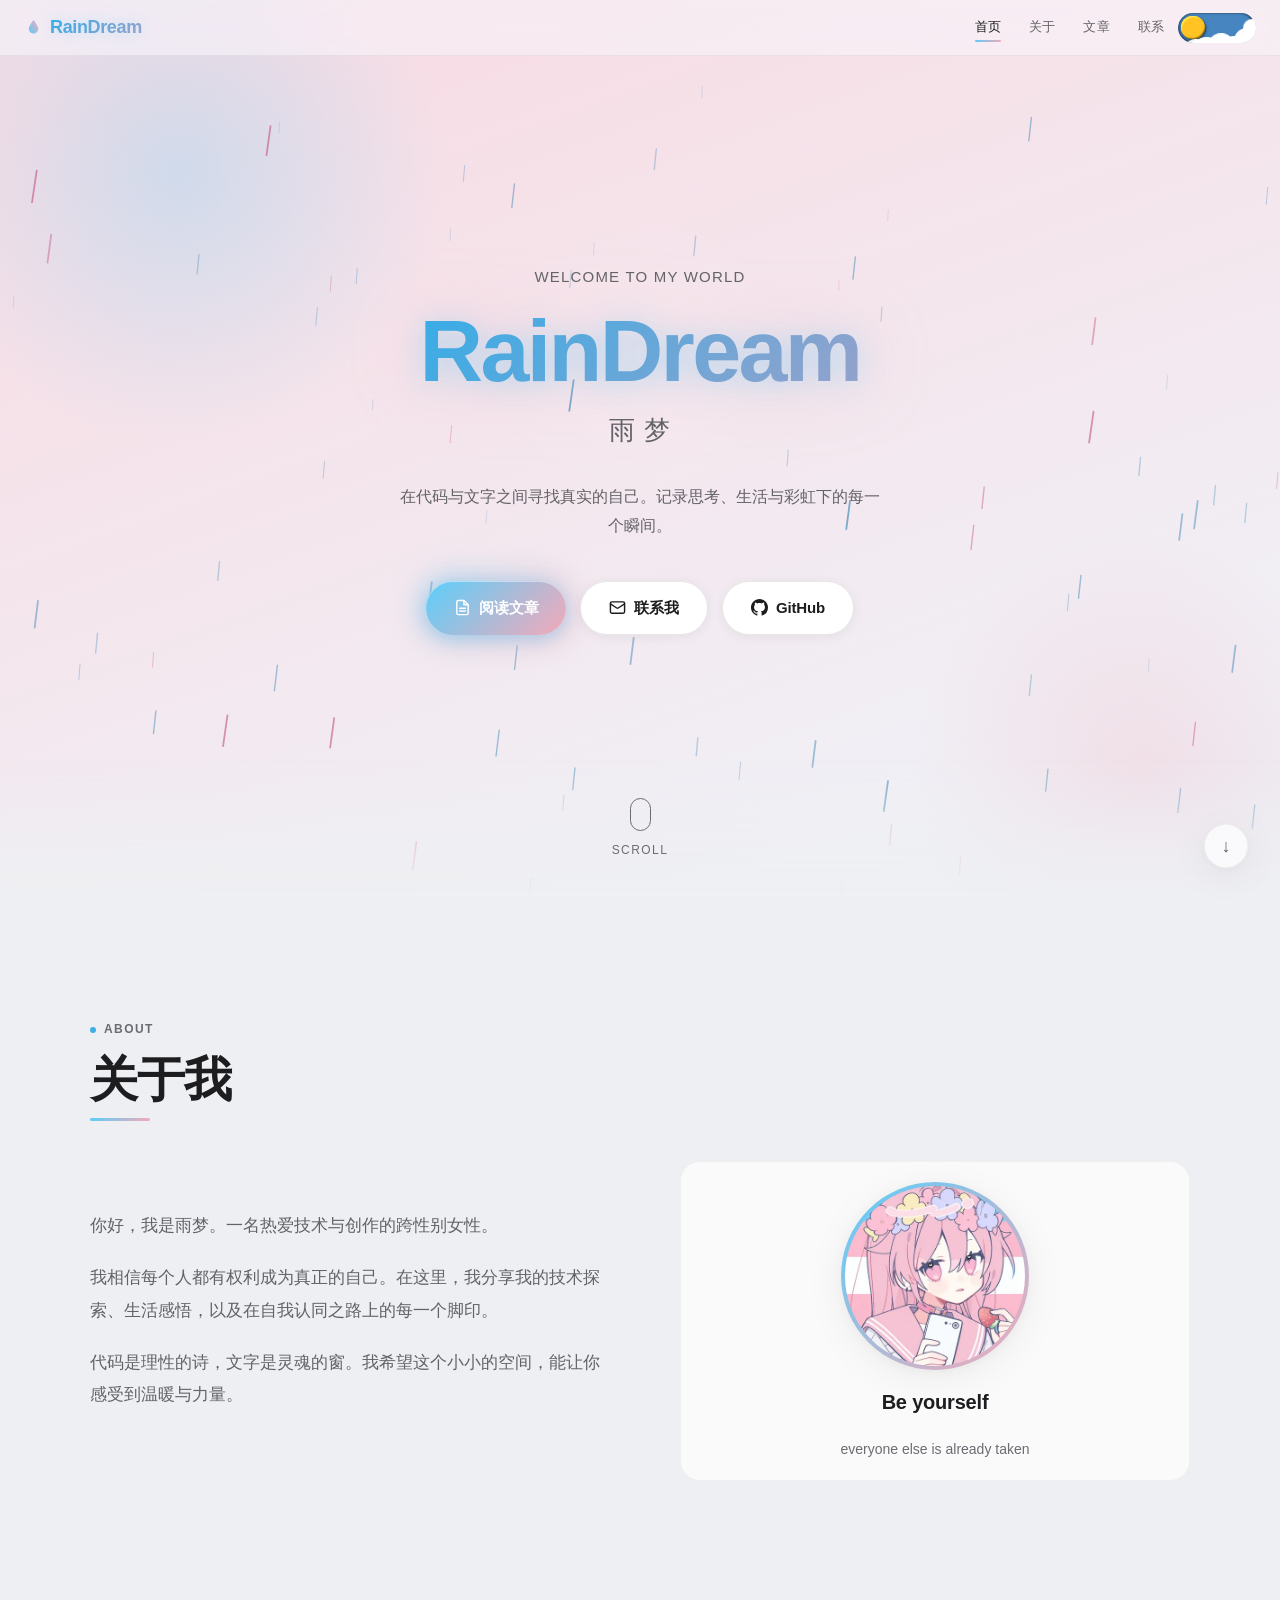
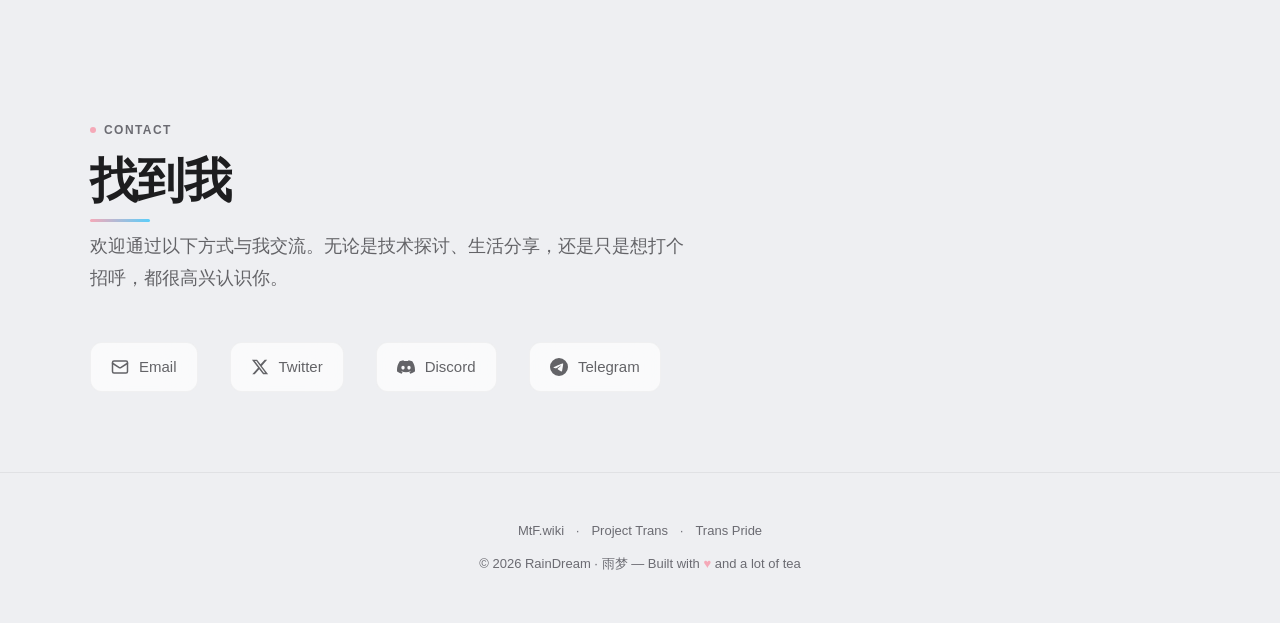
<file: index.html>
<!DOCTYPE html>
<html lang="zh-CN" data-theme="light">
<head>
<meta charset="UTF-8">
<meta name="viewport" content="width=device-width, initial-scale=1.0">
<title>RainDream · 雨梦</title>
<link rel="icon" href="data:image/svg+xml,%3Csvg%20xmlns%3D%22http%3A%2F%2Fwww.w3.org%2F2000%2Fsvg%22%20viewBox%3D%220%200%2064%2064%22%3E%0A%20%20%3Ccircle%20cx%3D%2232%22%20cy%3D%2232%22%20r%3D%2230%22%20fill%3D%22%23fff%22%20stroke%3D%22%23F5A9B8%22%20stroke-width%3D%223%22%2F%3E%0A%20%20%3Cpath%20d%3D%22M32%2012%20C32%2012%2C%2018%2014%2C%2014%2022%20C10%2030%2C%2022%2032%2C%2028%2028%20C22%2032%2C%2012%2038%2C%2018%2046%20C24%2054%2C%2036%2046%2C%2038%2040%20C34%2046%2C%2034%2056%2C%2044%2054%20C54%2052%2C%2050%2040%2C%2044%2036%20C50%2040%2C%2058%2036%2C%2054%2026%20C50%2016%2C%2040%2018%2C%2036%2024%22%20fill%3D%22none%22%20stroke%3D%22%23F5A9B8%22%20stroke-width%3D%223%22%20stroke-linecap%3D%22round%22%2F%3E%0A%3C%2Fsvg%3E">
<meta name="description" content="RainDream 雨梦的个人网站 — 记录思考、代码与生活的交集">
<meta name="color-scheme" content="light dark">
  <meta name="theme-color" content="#eeeff2">
<link rel="canonical" href="https://raindream.top/">
<meta property="og:type" content="website">
<meta property="og:site_name" content="RainDream">
<meta property="og:title" content="RainDream · 雨梦">
<meta property="og:description" content="记录思考、代码与生活的交集">
<meta property="og:url" content="https://raindream.top/">
<meta property="og:image" content="https://raindream.top/avatar.jpg">
<meta name="twitter:card" content="summary">
<meta name="twitter:title" content="RainDream · 雨梦">
<meta name="twitter:description" content="记录思考、代码与生活的交集">
<meta name="twitter:image" content="https://raindream.top/avatar.jpg">
<script>
(function(){
document.documentElement.classList.add('js');
if('scrollRestoration' in history)history.scrollRestoration='manual';
var d=document.documentElement,t=null;
try{t=localStorage.getItem('theme');}catch(e){}
if(t==='dark')d.setAttribute('data-theme','dark');
else if(t==='light')d.setAttribute('data-theme','light');
else if(window.matchMedia&&window.matchMedia('(prefers-color-scheme: dark)').matches)d.setAttribute('data-theme','dark');
/* 把「浏览器 UI / 首屏底色」也跟着主题走：
   color-scheme 决定 iOS 网址栏与未上色底色的深浅（只设 theme-color 不够），
   加载中时 theme-color 用预加载层的底色，避免那一小块和页面颜色对不上。
   color 参数用于切换过场：过场期间会沿旧色→新色传进来，做成平滑过渡。 */
window.__setThemeColor=function(color){
  var m=document.querySelector('meta[name="theme-color"]');
  var dark=d.getAttribute('data-theme')==='dark';
  d.style.colorScheme=dark?'dark':'light';
  var c=color||(dark?'#0a0a14':'#eeeff2');
  /* ★ 液态玻璃网址栏取的是「它背后的页面颜色」，而且首屏还没上色时也要有底色，
     所以把同一个颜色同时设成 html 的背景（内联，不等 CSS 加载）。 */
  d.style.backgroundColor=c;
  if(m)m.setAttribute('content',c);
};
window.__setThemeColor();
if(!location.hash)window.addEventListener('load',function(){window.scrollTo({top:0,left:0,behavior:'instant'});});
})();
</script>
<link rel="stylesheet" href="styles.css">
<style>
/* ===== Hero ===== */
.hero{min-height:100vh;min-height:100svh;display:flex;align-items:center;justify-content:center;position:relative;overflow:hidden;padding:0 24px}
.hero-bg{position:absolute;top:-100%;left:-100%;width:300%;height:300%;background:var(--gradient-hero-light);z-index:0;transform:translate(33.3333%,0%);animation:heroFlow 8s ease infinite}
.hero-bg::before{content:'';position:absolute;top:0;left:0;right:0;bottom:0;background:var(--gradient-hero-dark);opacity:0;transition:opacity .5s cubic-bezier(.4,0,.2,1)}
[data-theme="dark"] .hero-bg::before{opacity:1}
.hero-blob{position:absolute;opacity:.7;transition:opacity .8s ease}
.hero-blob--blue{width:560px;height:560px;background:radial-gradient(circle,rgba(91,206,250,.36),transparent 68%);top:-12%;left:-8%;animation:floatBlue 7s ease-in-out infinite}
.hero-blob--pink{width:480px;height:480px;background:radial-gradient(circle,rgba(245,169,184,.34),transparent 68%);bottom:-12%;right:-8%;animation:floatPink 6s ease-in-out infinite}
.hero-blob--white{width:320px;height:320px;background:radial-gradient(circle,rgba(255,255,255,.22),transparent 70%);top:40%;left:50%;transform:translate(-50%,-50%);animation:floatWhite 9s ease-in-out infinite}
.hero-blob-wrap{position:absolute;top:0;left:0;right:0;bottom:0;inset:0;z-index:0}
.hero-rain{position:absolute;top:0;left:0;right:0;bottom:0;inset:0;z-index:1;pointer-events:none}
.hero--offscreen .hero-bg,.hero--offscreen .hero-blob{animation-play-state:paused}
.hero::after{content:'';position:absolute;left:0;right:0;bottom:0;height:clamp(90px,16vh,180px);background:var(--bg);-webkit-mask-image:linear-gradient(180deg,transparent,#000);mask-image:linear-gradient(180deg,transparent,#000);z-index:1;pointer-events:none;transition:background-color .5s cubic-bezier(.4,0,.2,1)}
.hero-content{position:relative;z-index:2;text-align:center;max-width:720px}
.hero-greeting{font-size:15px;font-weight:500;color:var(--text-2);letter-spacing:0.08em;text-transform:uppercase;margin-bottom:16px;opacity:0;animation:fadeUp .6s .05s ease forwards}
.hero-name{font-size:clamp(48px,8vw,88px);font-weight:800;letter-spacing:-0.03em;line-height:1.05;margin-bottom:12px;background:var(--gradient-title);background-size:200% auto;-webkit-background-clip:text;-webkit-text-fill-color:transparent;background-clip:text;opacity:0;animation:fadeUp .6s .12s ease forwards,textFlow 3s .5s ease 2;filter:drop-shadow(0 3px 16px rgba(91,206,250,.45)) drop-shadow(0 0 34px rgba(245,169,184,.30))}
[data-theme="dark"] .hero-name{filter:drop-shadow(0 3px 18px rgba(91,206,250,.50)) drop-shadow(0 0 42px rgba(245,169,184,.35))}
.hero-sub{font-size:clamp(18px,3vw,26px);font-weight:400;color:var(--text-2);letter-spacing:0.04em;margin-bottom:32px;opacity:0;animation:fadeUp .6s .2s ease forwards}
.hero-desc{font-size:16px;color:var(--text-2);max-width:480px;margin:0 auto 40px;line-height:1.8;opacity:0;animation:fadeUp .6s .28s ease forwards}
.hero-actions{display:flex;gap:14px;justify-content:center;flex-wrap:wrap;opacity:0;animation:fadeUp .6s .36s ease forwards}
.hero-btn{display:inline-flex;align-items:center;gap:8px;padding:14px 28px;border-radius:28px;font-size:15px;font-weight:600;letter-spacing:-0.01em;transition:background-color .35s cubic-bezier(.25,.1,.25,1),border-color .35s cubic-bezier(.25,.1,.25,1),color .35s cubic-bezier(.25,.1,.25,1),box-shadow .35s cubic-bezier(.25,.1,.25,1),opacity .35s cubic-bezier(.25,.1,.25,1),transform .35s cubic-bezier(.25,.1,.25,1);position:relative}
.hero-btn--primary{background:var(--gradient-accent);color:#fff;box-shadow:0 4px 18px rgba(91,206,250,.45),0 6px 26px rgba(245,169,184,.28),inset 0 1px 0 rgba(255,255,255,.45)}
.hero-btn--primary::before{content:'';position:absolute;top:-6px;left:-6px;right:-6px;bottom:-6px;border-radius:34px;background:var(--gradient-accent);filter:blur(15px);opacity:.5;z-index:-1;pointer-events:none;animation:btnGlow 4.6s ease-in-out infinite}
.hero-btn--primary:hover{transform:translateY(-2px);box-shadow:0 8px 30px rgba(91,206,250,.60),0 10px 40px rgba(245,169,184,.38),inset 0 1px 0 rgba(255,255,255,.55)}
.hero-btn--primary:hover::before{opacity:.85;filter:blur(19px)}
.hero-btn--primary:active{transform:translateY(0)}
.hero-btn--secondary{background:var(--bg-card-solid);backdrop-filter:blur(16px);-webkit-backdrop-filter:blur(16px);color:var(--text);border:1px solid rgba(0,0,0,.09);box-shadow:0 2px 12px rgba(0,0,0,.06)}
[data-theme="dark"] .hero-btn--secondary{background:var(--bg-card);border-color:var(--border);box-shadow:var(--shadow-sm)}
.hero-btn--secondary:hover{transform:translateY(-2px);border-color:rgba(91,206,250,.5);box-shadow:0 8px 26px rgba(91,206,250,.24);background:var(--bg-card-solid)}
.hero-btn--secondary:active{transform:translateY(0)}
.hero-scroll{position:absolute;bottom:40px;left:0;right:0;display:flex;flex-direction:column;align-items:center;z-index:2;opacity:0;animation:fadeUp .6s .44s ease forwards}
/* ★ 往下滑提示（主流做法）：鼠标外框 + 滚轮小点循环下滑。
   比原来的「1px 竖线 + SCROLL」更直观，而且更矮，不容易压到按钮。 */
.hero-scroll span{position:relative;display:block;width:21px;height:33px;margin:0 auto 10px;
  border:1.5px solid var(--text-3);border-radius:12px;background:none;animation:none}
.hero-scroll span::after{content:';position:absolute;left:50%;top:7px;width:3px;height:6px;margin-left:-1.5px;
  border-radius:2px;background:var(--text-3);animation:mouseWheel 1.6s ease-in-out infinite}
@keyframes mouseWheel{0%{opacity:0;transform:translateY(0)}30%{opacity:1}70%{opacity:1;transform:translateY(9px)}100%{opacity:0;transform:translateY(11px)}}

/* ★ 屏幕不够高、或很窄（首屏文字换行更多）时，底部这个 SCROLL 提示
   （absolute + bottom:40px）会压到按钮等元素上。它只是装饰性提示，
   重合却是实打实的观感问题 —— 这两种情况下直接不显示它。 */
@media (max-height:780px), (max-width:560px){
  .hero-scroll{display:none}
}
.hero-scroll small{font-size:12px;letter-spacing:0.12em;text-transform:uppercase;color:var(--text-3)}
/* ===== 联系区专属修饰 ===== */
#contact .section-label::before{background:var(--pink)}
#contact .section-title::after{background:linear-gradient(90deg,#F5A9B8,#5BCEFA)}
/* ===== About ===== */
.about-grid{display:grid;grid-template-columns:1fr 1fr;gap:80px;align-items:center;margin-top:32px}
.about-text p{font-size:17px;line-height:1.9;color:var(--text-2);margin-bottom:20px}
.about-visual{position:relative;height:320px;border-radius:20px;overflow:hidden;background:var(--bg-card);backdrop-filter:blur(24px);-webkit-backdrop-filter:blur(24px);border:1px solid var(--border-card);display:flex;align-items:center;justify-content:center}
.about-avatar{width:188px;height:188px;border-radius:50%;object-fit:cover;padding:4px;background:var(--gradient-accent);border:0;box-shadow:var(--shadow);animation:avatarHalo 3.8s ease-out infinite}
/* 头像滚出视口后暂停光环动画：box-shadow 动画每帧都会重绘，看不见时没必要算 */
.about--offscreen .about-avatar{animation-play-state:paused}
.about-visual-inner{text-align:center;display:flex;flex-direction:column;align-items:center;gap:16px}
.about-visual-text{font-size:20px;font-weight:600;color:var(--text);letter-spacing:-0.01em}
.about-visual-sub{font-size:14px;color:var(--text-3);margin-top:4px}
/* ===== Contact ===== */
.contact-grid{display:flex;gap:32px;flex-wrap:wrap;margin-top:48px}
.contact-link{display:flex;align-items:center;gap:10px;padding:12px 20px;border-radius:12px;background:var(--bg-card);backdrop-filter:blur(16px);-webkit-backdrop-filter:blur(16px);border:1px solid var(--border-card);font-size:15px;font-weight:500;color:var(--text-2);transition:background-color .3s ease,border-color .3s ease,color .3s ease,box-shadow .3s ease,opacity .3s ease,transform .3s ease}
.contact-link:hover{color:var(--text);border-color:var(--border);transform:translateY(-2px);box-shadow:var(--shadow)}
.contact-link-icon{width:18px;height:18px;flex-shrink:0;transition:transform .45s cubic-bezier(.32,.72,0,1),color .3s ease}
.contact-link:hover .contact-link-icon{transform:translateY(-2px) scale(1.12);color:var(--blue)}
/* ===== 动画（首页专属） ===== */
@keyframes fadeUp{from{opacity:0;transform:translateY(24px)}to{opacity:1;transform:translateY(0)}}
@keyframes heroFlow{0%{transform:translate(33.3333%,0%)}20%{transform:translate(-20%,20%)}40%{transform:translate(6.6667%,-26.6667%)}60%{transform:translate(-33.3333%,13.3333%)}80%{transform:translate(20%,-20%)}100%{transform:translate(33.3333%,0%)}}
@keyframes floatBlue{0%{transform:translate(0,0) scale(1)}18%{transform:translate(50px,-30px) scale(1.1)}36%{transform:translate(-25px,40px) scale(0.92)}54%{transform:translate(-45px,-20px) scale(1.05)}72%{transform:translate(20px,35px) scale(0.95)}90%{transform:translate(35px,-45px) scale(1.07)}100%{transform:translate(0,0) scale(1)}}
@keyframes floatPink{0%{transform:translate(0,0) scale(1)}16%{transform:translate(-40px,-35px) scale(1.08)}32%{transform:translate(30px,30px) scale(0.9)}48%{transform:translate(45px,-25px) scale(1.06)}64%{transform:translate(-20px,45px) scale(0.94)}80%{transform:translate(-35px,-40px) scale(1.04)}100%{transform:translate(0,0) scale(1)}}
@keyframes floatWhite{0%{transform:translate(-50%,-50%) scale(1)}25%{transform:translate(-40%,-60%) scale(1.1)}50%{transform:translate(-60%,-40%) scale(0.92)}75%{transform:translate(-50%,-55%) scale(1.06)}100%{transform:translate(-50%,-50%) scale(1)}}
@keyframes btnGlow{0%,100%{opacity:.40;transform:scale(.97)}50%{opacity:.70;transform:scale(1.03)}}
@keyframes avatarHalo{0%{box-shadow:var(--shadow),0 0 0 0 var(--blue-soft)}70%{box-shadow:var(--shadow),0 0 0 16px rgba(91,206,250,0)}100%{box-shadow:var(--shadow),0 0 0 0 rgba(91,206,250,0)}}
/* ===== 减少动态效果（首页专属元素） ===== */
@media (prefers-reduced-motion:reduce){
.hero-greeting,.hero-name,.hero-sub,.hero-desc,.hero-actions,.hero-scroll{opacity:1 !important;transform:none !important;animation:none !important;transition:none !important}
.hero-bg,.hero-bg::before,.hero-blob,.about-avatar,.hero-btn--primary::before{animation:none !important;transition:none !important}
.hero::after{transition:none !important}
.hero-bg{transform:translate(33.3333%,33.3333%) !important}
/* 之前漏掉的两处：预加载层的 5 个动画，以及首屏那个一直脉冲的向下箭头 */
.hero-scroll span{animation:none !important}
.hero-scroll span::after{animation:none !important}
}
/* ===== 首屏进场前隐藏导航与 Hero（由预加载控制） ===== */
html.js:not(.app-ready) .nav,
html.js:not(.app-ready) .nav-logo,
html.js:not(.app-ready) .nav-links a,
html.js:not(.app-ready) .theme-toggle,
  html.js:not(.app-ready) .nav-burger,
html.js:not(.app-ready) .hero-greeting,
html.js:not(.app-ready) .hero-name,
html.js:not(.app-ready) .hero-sub,
html.js:not(.app-ready) .hero-desc,
html.js:not(.app-ready) .hero-actions,
html.js:not(.app-ready) .hero-scroll{opacity:0 !important;animation:none !important}
html.js:not(.app-ready) .nav{transform:translateY(-56px)}
html.js:not(.app-ready) .hero-greeting,
html.js:not(.app-ready) .hero-sub,
html.js:not(.app-ready) .hero-desc,
html.js:not(.app-ready) .hero-actions,
html.js:not(.app-ready) .hero-scroll{transform:translateY(18px)}
/* ===== 响应式（首页专属） ===== */
@media(max-width:1024px){
.about-grid{gap:48px}
.about-visual{height:280px}
}
@media(max-width:768px){
.hero-blob--blue{width:280px;height:280px}
.hero-blob--pink{width:240px;height:240px}
.hero-blob--white{width:180px;height:180px}
.hero-actions{flex-direction:column;align-items:center}
.hero-btn{width:100%;max-width:280px;justify-content:center}
.about-grid{grid-template-columns:1fr;gap:40px}
.about-visual{height:260px}
.about-avatar{width:148px;height:148px}
.contact-grid{flex-direction:column;align-items:stretch}
.contact-link{justify-content:center}
.hero-scroll{bottom:24px}
}
@media(max-width:480px){
.hero-name{font-size:clamp(38px,10vw,52px)}
.hero-sub{font-size:18px}
.hero-desc{font-size:14px;padding:0 8px}
.hero-greeting{font-size:13px}
.section-title{font-size:28px}
.section-desc{font-size:15px}
.about-visual{height:220px}
.about-avatar{width:128px;height:128px}
.about-text p{font-size:15px}
}
/* 老浏览器不支持背景模糊时改用不透明底色 */
@supports not ((backdrop-filter:blur(1px)) or (-webkit-backdrop-filter:blur(1px))){
.contact-link,.about-visual{background:var(--bg-card-solid)}
}
</style>
</head>
<body>
<a class="skip-link" href="#main">跳到主要内容</a>
<!-- Navigation -->
<nav class="nav" id="nav">
<a href="#hero" class="nav-logo"><svg class="logo-mark" width="19" height="19" viewBox="0 0 24 24" aria-hidden="true"><defs><linearGradient id="logoGrad" x1="0" y1="1" x2="1" y2="0"><stop offset="0%" stop-color="#5BCEFA"/><stop offset="100%" stop-color="#F5A9B8"/></linearGradient></defs><path d="M12 2.4C12 2.4 6 9.6 6 13.6a6 6 0 0 0 12 0c0-4-6-11.2-6-11.2z" fill="url(#logoGrad)"/></svg><span class="logo-text">RainDream</span></a>
<div class="nav-actions">
<button class="nav-burger" id="navBurger" aria-label="打开菜单" aria-expanded="false" aria-controls="navLinks"><svg width="20" height="20" viewBox="0 0 24 24" fill="none" stroke="currentColor" stroke-width="2" stroke-linecap="round"><path d="M3 6h18M3 12h18M3 18h18"/></svg></button>
<div class="nav-links" id="navLinks">
<a href="#hero" class="active">首页</a>
<a href="#about">关于</a>
<a href="blog.html">文章</a>
<a href="#contact">联系</a>
</div>
      <theme-button class="theme-toggle" id="themeToggle" size="1.3" role="switch" tabindex="0" aria-label="切换深浅色模式" aria-checked="false"></theme-button>
</div>
</nav>
<main id="main">
<!-- Hero -->
<section class="hero" id="hero">
<div class="hero-bg"></div>
<div class="hero-blob-wrap" id="blobWrap0"><div class="hero-blob hero-blob--blue"></div></div>
<div class="hero-blob-wrap" id="blobWrap1"><div class="hero-blob hero-blob--pink"></div></div>
<div class="hero-blob-wrap" id="blobWrap2"><div class="hero-blob hero-blob--white"></div></div>
<canvas class="hero-rain" id="rain" aria-hidden="true"></canvas>
<div class="hero-content">
<p class="hero-greeting">Welcome to my world</p>
<h1 class="hero-name">RainDream</h1>
<p class="hero-sub">雨 梦</p>
<p class="hero-desc">在代码与文字之间寻找真实的自己。记录思考、生活与彩虹下的每一个瞬间。</p>
<div class="hero-actions">
  <a href="blog.html" class="hero-btn hero-btn--primary">
    <svg width="17" height="17" viewBox="0 0 24 24" fill="none" stroke="currentColor" stroke-width="2" stroke-linecap="round" stroke-linejoin="round" aria-hidden="true"><path d="M14 2H6a2 2 0 0 0-2 2v16a2 2 0 0 0 2 2h12a2 2 0 0 0 2-2V8z"/><path d="M14 2v6h6"/><path d="M16 13H8"/><path d="M16 17H8"/></svg>阅读文章
  </a>
  <a href="#contact" class="hero-btn hero-btn--secondary">
    <svg width="17" height="17" viewBox="0 0 24 24" fill="none" stroke="currentColor" stroke-width="2" stroke-linecap="round" stroke-linejoin="round" aria-hidden="true"><rect x="2" y="4" width="20" height="16" rx="2"/><path d="m22 7-8.97 5.7a1.94 1.94 0 0 1-2.06 0L2 7"/></svg>联系我
  </a>
  <a href="https://github.com/RainSnowDream" target="_blank" rel="noopener" class="hero-btn hero-btn--secondary">
    <svg width="17" height="17" viewBox="0 0 24 24" fill="currentColor" aria-hidden="true"><path d="M12 0C5.37 0 0 5.37 0 12c0 5.31 3.435 9.795 8.205 11.385.6.105.825-.255.825-.57 0-.285-.015-1.23-.015-2.235-3.015.555-3.795-.735-4.035-1.41-.135-.345-.72-1.41-1.23-1.695-.42-.225-1.02-.78-.015-.795.945-.015 1.62.87 1.845 1.23 1.08 1.815 2.805 1.305 3.495.99.105-.78.42-1.305.765-1.605-2.67-.3-5.46-1.335-5.46-5.925 0-1.305.465-2.385 1.23-3.225-.12-.3-.54-1.53.12-3.18 0 0 1.005-.315 3.3 1.23.96-.27 1.98-.405 3-.405s2.04.135 3 .405c2.295-1.56 3.3-1.23 3.3-1.23.66 1.65.24 2.88.12 3.18.765.84 1.23 1.905 1.23 3.225 0 4.605-2.805 5.625-5.475 5.925.435.375.81 1.095.81 2.22 0 1.605-.015 2.895-.015 3.3 0 .315.225.69.825.57A12.02 12.02 0 0 0 24 12c0-6.63-5.37-12-12-12Z"/></svg>GitHub
  </a>
</div>
</div>
<div class="hero-scroll">
<span></span>
<small>Scroll</small>
</div>
</section>
<!-- About -->
<section class="section" id="about">
<div class="section-inner">
<p class="section-label reveal">About</p>
<h2 class="section-title reveal">关于我</h2>
<div class="about-grid">
<div class="about-text reveal">
<p>你好，我是雨梦。一名热爱技术与创作的跨性别女性。</p>
<p>我相信每个人都有权利成为真正的自己。在这里，我分享我的技术探索、生活感悟，以及在自我认同之路上的每一个脚印。</p>
<p>代码是理性的诗，文字是灵魂的窗。我希望这个小小的空间，能让你感受到温暖与力量。</p>
</div>
<div class="about-visual reveal">
<div class="about-visual-inner">
<img src="avatar.webp" alt="雨梦" class="about-avatar" width="188" height="188" decoding="async" loading="lazy">
<div class="about-visual-text">Be yourself</div>
<div class="about-visual-sub">everyone else is already taken</div>
</div>
</div>
</div>
</div>
</section>
<!-- Contact -->
<section class="section" id="contact" style="padding-bottom:80px">
<div class="section-inner">
<p class="section-label reveal">Contact</p>
<h2 class="section-title reveal">找到我</h2>
<p class="section-desc reveal">欢迎通过以下方式与我交流。无论是技术探讨、生活分享，还是只是想打个招呼，都很高兴认识你。</p>
<div class="contact-grid reveal">
<a href="mailto:yuxuerumeng@outlook.com" class="contact-link">
<svg class="contact-link-icon" width="18" height="18" viewBox="0 0 24 24" fill="none" stroke="currentColor" stroke-width="2" stroke-linecap="round" stroke-linejoin="round" aria-hidden="true"><rect x="2" y="4" width="20" height="16" rx="2"/><path d="m22 7-8.97 5.7a1.94 1.94 0 0 1-2.06 0L2 7"/></svg> Email
</a>
<a href="https://x.com/ReverieNya" target="_blank" rel="noopener" class="contact-link">
<svg class="contact-link-icon" width="18" height="18" viewBox="0 0 24 24" fill="currentColor" aria-hidden="true"><path d="M18.244 2.25h3.308l-7.227 8.26 8.502 11.24H16.17l-5.214-6.817L4.99 21.75H1.68l7.73-8.835L1.254 2.25H8.08l4.713 6.231zm-1.161 17.52h1.833L7.084 4.126H5.117z"/></svg> Twitter
</a>
<a href="https://discord.com/users/1140592993917739130" target="_blank" rel="noopener" class="contact-link">
<svg class="contact-link-icon" width="18" height="18" viewBox="0 0 24 24" fill="currentColor" aria-hidden="true"><path d="M20.317 4.37a19.791 19.791 0 0 0-4.885-1.515.074.074 0 0 0-.079.037c-.21.375-.444.864-.608 1.25a18.27 18.27 0 0 0-5.487 0 12.64 12.64 0 0 0-.617-1.25.077.077 0 0 0-.079-.037A19.736 19.736 0 0 0 3.677 4.37a.07.07 0 0 0-.032.027C.533 9.046-.32 13.58.099 18.057a.082.082 0 0 0 .031.057 19.9 19.9 0 0 0 5.993 3.03.078.078 0 0 0 .084-.028 14.09 14.09 0 0 0 1.226-1.994.076.076 0 0 0-.041-.106 13.107 13.107 0 0 1-1.872-.892.077.077 0 0 1-.008-.128 10.2 10.2 0 0 0 .372-.292.074.074 0 0 1 .077-.01c3.928 1.793 8.18 1.793 12.062 0a.074.074 0 0 1 .078.01c.12.098.246.198.373.292a.077.077 0 0 1-.006.127 12.299 12.299 0 0 1-1.873.892.077.077 0 0 0-.041.107c.36.698.772 1.362 1.225 1.993a.076.076 0 0 0 .084.028 19.839 19.839 0 0 0 6.002-3.03.077.077 0 0 0 .032-.054c.5-5.177-.838-9.674-3.549-13.66a.061.061 0 0 0-.031-.03zM8.02 15.33c-1.183 0-2.157-1.085-2.157-2.419 0-1.333.956-2.419 2.157-2.419 1.21 0 2.176 1.096 2.157 2.42 0 1.333-.956 2.418-2.157 2.418zm7.975 0c-1.183 0-2.157-1.085-2.157-2.419 0-1.333.955-2.419 2.157-2.419 1.21 0 2.176 1.096 2.157 2.42 0 1.333-.946 2.418-2.157 2.418z"/></svg> Discord
</a>
<a href="https://t.me/raindreamnya" target="_blank" rel="noopener" class="contact-link">
<svg class="contact-link-icon" width="18" height="18" viewBox="0 0 24 24" fill="currentColor" aria-hidden="true"><path d="M11.944 0A12 12 0 0 0 0 12a12 12 0 0 0 12 12 12 12 0 0 0 12-12A12 12 0 0 0 12 0a12 12 0 0 0-.056 0zm4.962 7.224c.1-.002.321.023.465.14a.506.506 0 0 1 .171.325c.016.093.036.306.02.472-.18 1.898-.962 6.502-1.36 8.627-.168.9-.499 1.201-.82 1.23-.696.065-1.225-.46-1.9-.902-1.056-.693-1.653-1.124-2.678-1.8-1.185-.78-.417-1.21.258-1.91.177-.184 3.247-2.977 3.307-3.23.007-.032.014-.15-.056-.212s-.174-.041-.249-.024c-.106.024-1.793 1.14-5.061 3.345-.48.33-.913.49-1.302.48-.428-.008-1.252-.241-1.865-.44-.752-.245-1.349-.374-1.297-.789.027-.216.325-.437.893-.663 3.498-1.524 5.83-2.529 6.998-3.014 3.332-1.386 4.025-1.627 4.476-1.635z"/></svg> Telegram
</a>
</div>
</div>
</section>
</main>
<footer class="footer">
<div class="footer-links">
<a href="https://mtf.wiki" target="_blank" rel="noopener">MtF.wiki</a>
<span class="footer-dot">·</span>
<a href="https://github.com/project-trans" target="_blank" rel="noopener">Project Trans</a>
<span class="footer-dot">·</span>
<a href="https://transgenderpride.org" target="_blank" rel="noopener">Trans Pride</a>
</div>
<p class="footer-text">© <span class="footer-year">2026</span> RainDream · 雨梦 — Built with <span class="footer-heart">♥</span> and a lot of tea</p>
</footer>
<!-- Back to Top -->
<button class="back-top" id="backTop" aria-label="返回顶部">↑</button>
<button class="back-top back-top--down" id="backBottom" aria-label="滑到最下面">↓</button>
<script src="theme-button.js"></script>
  <script src="common.js"></script>
<script>
/* ===== Rain ===== */
(function(){
var cv=document.getElementById('rain');
if(!cv||!cv.getContext)return;
var rmq=window.matchMedia&&window.matchMedia('(prefers-reduced-motion: reduce)');
if(rmq&&rmq.matches)return;              // 系统要求减少动效时不下雨
var ctx=cv.getContext('2d');
var W=0,H=0,drops=[],rafId=null,running=false,visible=true,last=0;
// 雨滴按「颜色 x 透明度档 x 线宽」分组：每帧每组只设置一次画笔、只描一次路径。
var DARK_COLORS=['91,206,250','245,169,184'];
var LIGHT_COLORS=['54,130,180','198,90,130'];
var ALPHAS=[0.14,0.26,0.38,0.52];
var WIDTHS=[1,1.4,1.8];
var PER_COLOR=ALPHAS.length*WIDTHS.length;
var GROUP_COUNT=DARK_COLORS.length*PER_COLOR;
var GROUPS=[],GBUF=[];
for(var gi=0;gi<GROUP_COUNT;gi++){
var colorIdx=Math.floor(gi/PER_COLOR);
var rem=gi%PER_COLOR;
var alphaIdx=Math.floor(rem/WIDTHS.length);
var widthIdx=rem%WIDTHS.length;
GROUPS.push({dark:DARK_COLORS[colorIdx],light:LIGHT_COLORS[colorIdx],a:ALPHAS[alphaIdx],w:WIDTHS[widthIdx]});
GBUF.push([]);
}
function nearestIndex(values,value){
var best=0,bd=1e9;
for(var i=0;i<values.length;i++){
var dd=Math.abs(values[i]-value);
if(dd<bd){bd=dd;best=i;}
}
return best;
}
function groupIndex(alpha,width){
return nearestIndex(ALPHAS,alpha)*WIDTHS.length+nearestIndex(WIDTHS,width);
}
var maxDrops=0,minDrops=0,frameEma=16,lastQualityCheck=0;
function getPixelRatio(){
var dpr=window.devicePixelRatio||1;
var area=W*H;
if(area>2500000)return Math.min(dpr,1);
if(area>1400000)return Math.min(dpr,1.25);
return Math.min(dpr,1.5);
}
function resetDrop(d,init){
d.depth=Math.random();
d.len=10+d.depth*22;
d.sp=300+d.depth*620;
d.alpha=0.12+d.depth*0.40;
d.width=d.depth<0.35?1:(d.depth<0.72?1.4:1.8);
d.baseSlant=0.08+d.depth*0.20;
d.pink=Math.random()<0.34;
d.x=Math.random()*(W+180)-90;
d.y=init?Math.random()*H:-d.len-Math.random()*H*0.35-12;
d.g=(d.pink?PER_COLOR:0)+groupIndex(d.alpha,d.width);
}
function createDrop(init){
var d={};
resetDrop(d,init);
return d;
}
function computeDropCount(){
var n=Math.round(W*H/8600);
n=Math.max(35,Math.min(165,n));
if(navigator.deviceMemory&&navigator.deviceMemory<=4)n=Math.min(n,120);
return n;
}
function setDropCount(n){
if(n===drops.length)return;
if(n<drops.length)drops.length=n;
else while(drops.length<n)drops.push(createDrop(true));
}
function layout(){
var r=cv.parentNode.getBoundingClientRect();
W=Math.round(r.width);H=Math.round(r.height);
if(!W||!H)return false;
var px=getPixelRatio();
cv.width=Math.round(W*px);cv.height=Math.round(H*px);
cv.style.width=W+'px';cv.style.height=H+'px';
ctx.setTransform(px,0,0,px,0,0);
return true;
}
function seed(){
maxDrops=computeDropCount();
minDrops=Math.max(24,Math.round(maxDrops*0.35));
drops=[];
for(var i=0;i<maxDrops;i++)drops.push(createDrop(true));
}
function resize(){
var oldW=W,oldH=H;
if(!layout())return;
if(!drops.length||Math.abs(W-oldW)>40){seed();}
else if(H!==oldH){
for(var i=0;i<drops.length;i++){
if(drops[i].y>H)drops[i].y=Math.random()*H;
}
}
}
function frame(t){
rafId=null;
if(!last)last=t;
var rawDt=(t-last)/1000;last=t;
var dt=rawDt>0.0175?0.0175:rawDt;
if(rawDt>0)frameEma+=(rawDt*1000-frameEma)*0.08;
// 自适应：掉帧时减少雨量，流畅时再逐步恢复
if(t-lastQualityCheck>1500){
lastQualityCheck=t;
if(frameEma>19&&drops.length>minDrops){
setDropCount(Math.max(minDrops,Math.floor(drops.length*0.82)));
}else if(frameEma<10.5&&drops.length<maxDrops){
setDropCount(Math.min(maxDrops,Math.ceil(drops.length*1.12)));
}
}
ctx.clearRect(0,0,W,H);
ctx.lineCap='round';
var dark=document.documentElement.getAttribute('data-theme')==='dark';
var alphaBoost=dark?1:1.2;
var gust=0.035*Math.sin(t*0.00035);
var i,g;
for(g=0;g<GROUP_COUNT;g++){if(GBUF[g].length)GBUF[g].length=0;}
for(i=0;i<drops.length;i++){
var d=drops[i];
var slant=d.baseSlant+gust;
d.y+=d.sp*dt;
d.x-=d.sp*slant*dt;
if(d.y-d.len>H||d.x<-100)resetDrop(d,false);
GBUF[d.g].push(d);
}
for(g=0;g<GROUP_COUNT;g++){
var arr=GBUF[g];
if(!arr.length)continue;
var palette=dark?GROUPS[g].dark:GROUPS[g].light;
ctx.strokeStyle='rgba('+palette+','+(GROUPS[g].a*alphaBoost).toFixed(3)+')';
ctx.lineWidth=GROUPS[g].w;
ctx.beginPath();
for(i=0;i<arr.length;i++){
var q=arr[i];
var sx=q.sp*(q.baseSlant+gust)*dt;
ctx.moveTo(q.x,q.y);
ctx.lineTo(q.x+sx,q.y-q.len);
}
ctx.stroke();
}
if(running)rafId=requestAnimationFrame(frame);
}
function start(){
if(running)return;
running=true;last=0;frameEma=16;lastQualityCheck=0;
if(rafId===null)rafId=requestAnimationFrame(frame);
}
function stop(){
running=false;
if(rafId!==null){cancelAnimationFrame(rafId);rafId=null;}
ctx.clearRect(0,0,W,H);
}
function bootRain(){
if(!layout())return;
seed();
var resizeTimer=null;
function onResize(){
if(resizeTimer)clearTimeout(resizeTimer);
resizeTimer=setTimeout(resize,150);
}
window.addEventListener('resize',onResize);
window.addEventListener('orientationchange',onResize);
window.addEventListener('load',resize);
if('ResizeObserver' in window){try{new ResizeObserver(onResize).observe(cv.parentNode);}catch(e){}}
if('IntersectionObserver' in window){
var host=cv.parentNode;
new IntersectionObserver(function(es){
var v=es[0].isIntersecting;
visible=v;
if(v){if(!running)start();}
else{if(running)stop();}
host.classList.toggle('hero--offscreen',!v);
},{threshold:0}).observe(host);
}else{start();}
document.addEventListener('visibilitychange',function(){
if(document.hidden)stop();else if(visible)start();
});
}
if(document.documentElement.classList.contains('app-ready'))bootRain();
else window.addEventListener('app:ready',bootRain,{once:true});
})();
/* ===== Mouse Parallax ===== */
function bootParallax(){
var hero=document.querySelector('.hero');
var reduceMotion=window.matchMedia&&window.matchMedia('(prefers-reduced-motion: reduce)').matches;
if(hero&&!reduceMotion){
var wraps=[document.getElementById('blobWrap0'),document.getElementById('blobWrap1'),document.getElementById('blobWrap2')];
var mx=0,my=0,tx=0,ty=0,rafId=null;
var depths=[-80,60,-55];
function step(){
rafId=null;
mx+=(tx-mx)*0.07;my+=(ty-my)*0.07;
wraps.forEach(function(w,i){if(w)w.style.transform='translate('+(mx*depths[i])+'px,'+(my*depths[i])+'px)';});
if(Math.abs(tx-mx)>0.002||Math.abs(ty-my)>0.002)rafId=requestAnimationFrame(step);
}
function wake(){if(rafId===null)rafId=requestAnimationFrame(step);}
hero.addEventListener('mousemove',function(e){tx=(e.clientX/window.innerWidth-0.5)*2;ty=(e.clientY/window.innerHeight-0.5)*2;wake();});
hero.addEventListener('touchmove',function(e){var t=e.touches[0];tx=(t.clientX/window.innerWidth-0.5)*2;ty=(t.clientY/window.innerHeight-0.5)*2;wake();},{passive:true});
hero.addEventListener('touchend',function(){tx=0;ty=0;wake();});
}
}
if(document.documentElement.classList.contains('app-ready'))bootParallax();
else window.addEventListener('app:ready',bootParallax,{once:true});
/* ===== 关于区滚出视口时暂停头像光环动画（box-shadow 动画会持续重绘） ===== */
(function(){
var about=document.getElementById('about');
if(!about||!('IntersectionObserver' in window))return;
new IntersectionObserver(function(es){
about.classList.toggle('about--offscreen',!es[0].isIntersecting);
},{threshold:0}).observe(about);
})();
</script>
<script>
(function(){
/* 加载页已取消：进度模拟那段一并删除，这里只保留「宣布就绪」。
   导航栏与首屏的入场动画由 html.app-ready 触发；等一帧再宣布，
   先让「未就绪」的初始状态画一次，动画才会真的跑起来。 */
requestAnimationFrame(function(){requestAnimationFrame(function(){
document.documentElement.classList.add('app-ready');
window.dispatchEvent(new CustomEvent('app:ready'));
});});
})();
</script>
</body>
</html>
</file>
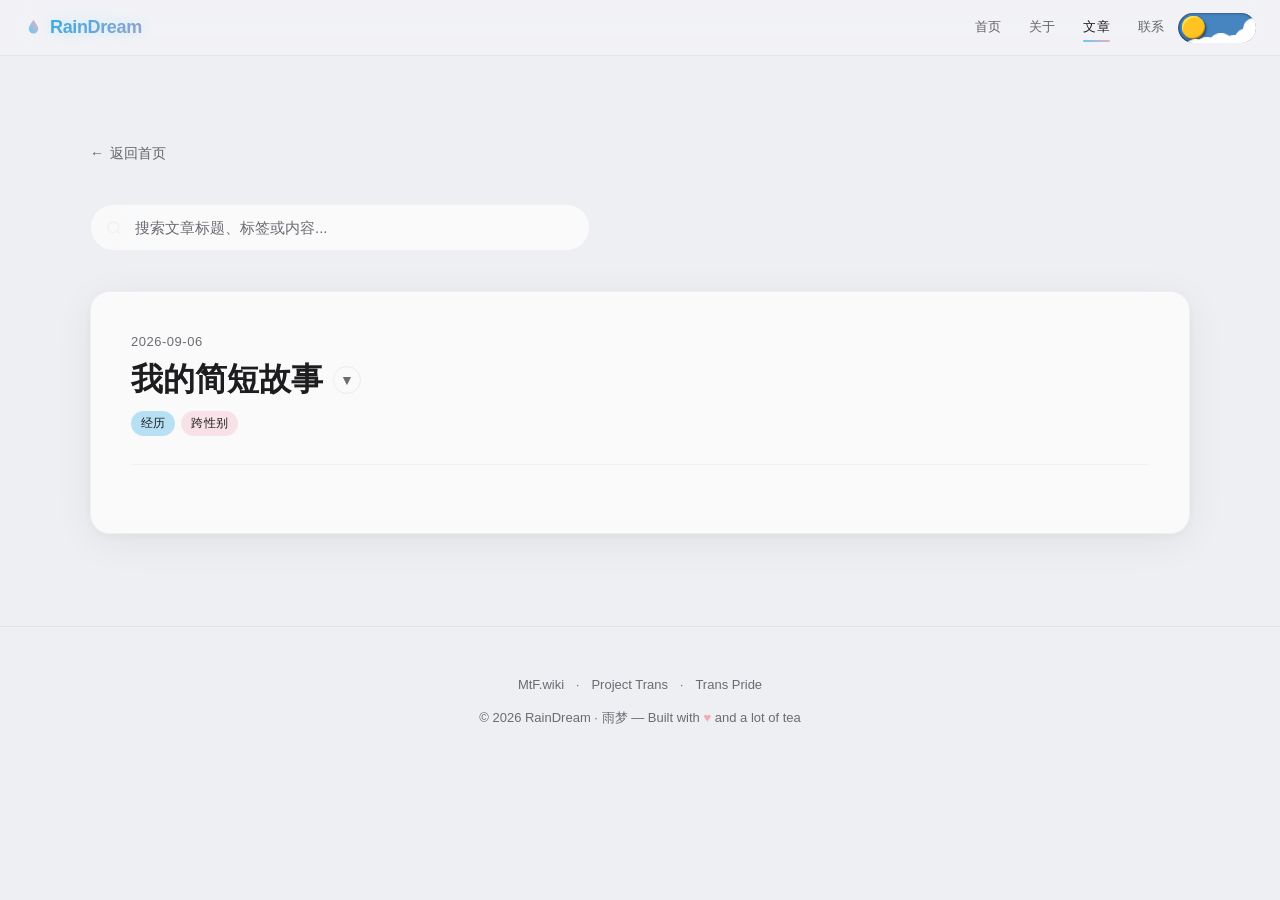
<file: blog.html>
<!DOCTYPE html>
<html lang="zh-CN" data-theme="light">
<head>
<meta charset="UTF-8">
<meta name="viewport" content="width=device-width, initial-scale=1.0">
<title>文章 · RainDream</title>
<meta name="description" content="RainDream 雨梦的文章">
<meta name="color-scheme" content="light dark">
  <meta name="theme-color" content="#eeeff2">
<link rel="canonical" href="https://raindream.top/blog">
<meta property="og:type" content="website">
<meta property="og:site_name" content="RainDream">
<meta property="og:title" content="文章 · RainDream">
<meta property="og:description" content="RainDream 雨梦的文章">
<meta property="og:url" content="https://raindream.top/blog">
<meta property="og:image" content="https://raindream.top/avatar.jpg">
<meta name="twitter:card" content="summary">
<meta name="twitter:title" content="文章 · RainDream">
<meta name="twitter:description" content="RainDream 雨梦的文章">
<meta name="twitter:image" content="https://raindream.top/avatar.jpg">
<!-- marked 已改为仓库内的本地文件 marked.umd.js，不再依赖 cdn.jsdelivr.net -->
<link rel="icon" href="data:image/svg+xml,%3Csvg xmlns='http://www.w3.org/2000/svg' viewBox='0 0 64 64'%3E%3Ccircle cx='32' cy='32' r='30' fill='%23fff' stroke='%23F5A9B8' stroke-width='3'/%3E%3Cpath d='M32 12 C32 12, 18 14, 14 22 C10 30, 22 32, 28 28 C22 32, 12 38, 18 46 C24 54, 36 46, 38 40 C34 46, 34 56, 44 54 C54 52, 50 40, 44 36 C50 40, 58 36, 54 26 C50 16, 40 18, 36 24' fill='none' stroke='%23F5A9B8' stroke-width='3' stroke-linecap='round'/%3E%3C/svg%3E">
<script>
(function(){
if('scrollRestoration' in history)history.scrollRestoration='manual';
var d=document.documentElement,t=null;
try{t=localStorage.getItem('theme');}catch(e){}
if(t==='dark')d.setAttribute('data-theme','dark');
else if(t==='light')d.setAttribute('data-theme','light');
else if(window.matchMedia&&window.matchMedia('(prefers-color-scheme: dark)').matches)d.setAttribute('data-theme','dark');
/* 把「浏览器 UI / 首屏底色」也跟着主题走：
   color-scheme 决定 iOS 网址栏与未上色底色的深浅（只设 theme-color 不够），
   加载中时 theme-color 用预加载层的底色，避免那一小块和页面颜色对不上。
   color 参数用于切换过场：过场期间会沿旧色→新色传进来，做成平滑过渡。 */
window.__setThemeColor=function(color){
  var m=document.querySelector('meta[name="theme-color"]');
  var dark=d.getAttribute('data-theme')==='dark';
  d.style.colorScheme=dark?'dark':'light';
  var c=color||(dark?'#0a0a14':'#eeeff2');
  /* ★ 液态玻璃网址栏取的是「它背后的页面颜色」，而且首屏还没上色时也要有底色，
     所以把同一个颜色同时设成 html 的背景（内联，不等 CSS 加载）。 */
  d.style.backgroundColor=c;
  if(m)m.setAttribute('content',c);
};
window.__setThemeColor();
if(!location.hash)window.addEventListener('load',function(){window.scrollTo({top:0,left:0,behavior:'auto'});});
})();
</script>
<link rel="stylesheet" href="styles.css">
<style>
/* ===== 博客页 ===== */
.blog-page{padding-top:80px}
.blog-page .section{padding:60px 24px}

/* ===== 博客文章卡片 ===== */
.blog-post{background:var(--bg-card);backdrop-filter:blur(24px);-webkit-backdrop-filter:blur(24px);border:1px solid var(--border-card);border-radius:20px;padding:40px;margin-bottom:32px;box-shadow:var(--shadow);transition:opacity .7s ease var(--reveal-delay,0s),transform .7s cubic-bezier(.25,.1,.25,1) var(--reveal-delay,0s),box-shadow .3s ease,border-color .3s ease}
.blog-post:hover{box-shadow:var(--shadow-lg);border-color:var(--blue-soft)}
.blog-post-header{margin-bottom:28px}
.blog-post-date{font-size:13px;font-weight:500;color:var(--text-3);letter-spacing:0.04em;margin-bottom:6px}
.blog-post-title{font-size:clamp(22px,3vw,32px);font-weight:700;letter-spacing:-0.02em;line-height:1.3;margin-bottom:10px;color:var(--text)}
.blog-post-trigger{display:flex;align-items:center;gap:10px;width:100%;text-align:left;cursor:pointer;padding:0;border-radius:8px}
.blog-post-trigger:focus-visible{outline:2px solid var(--blue);outline-offset:4px}
.blog-post-toggle{flex-shrink:0;width:28px;height:28px;border-radius:50%;border:1px solid var(--border);display:flex;align-items:center;justify-content:center;font-size:14px;color:var(--text-3);transition:transform .35s ease,background .3s ease,color .3s ease}
.blog-post.open .blog-post-toggle{transform:rotate(180deg);background:var(--blue-soft);border-color:transparent;color:var(--text)}
.blog-post-tags{display:flex;gap:6px;flex-wrap:wrap}
.blog-post-tags span{padding:3px 10px;border-radius:20px;font-size:12px;font-weight:500;background:var(--tag-bg);color:var(--tag-text);letter-spacing:0.02em}
.blog-post-tags span:nth-child(odd){background:var(--blue-soft);color:var(--text)}
.blog-post-tags span:nth-child(even){background:var(--pink-soft);color:var(--text)}
.blog-post-divider{height:1px;background:var(--border-card);margin:28px 0}

/* 折叠区：视觉折叠的同时从无障碍树与焦点序列中移除 */
.blog-post-body-wrap{max-height:0;overflow:hidden;visibility:hidden;opacity:0;margin-top:0;transition:max-height .5s cubic-bezier(.4,0,.2,1),opacity .4s ease,margin .4s ease,visibility 0s linear .5s}
.blog-post.open .blog-post-body-wrap{visibility:visible;opacity:1;margin-top:20px;transition:max-height .5s cubic-bezier(.4,0,.2,1),opacity .4s ease,margin .4s ease,visibility 0s}

/* ===== 正文排版 ===== */
.blog-post-body{font-size:17px;line-height:2.1;color:var(--text-2);overflow-wrap:break-word}
.blog-post-plain{white-space:pre-wrap;overflow-wrap:anywhere}
.blog-post-body p{margin-bottom:18px}
.blog-post-body h1,.blog-post-body h2,.blog-post-body h3{color:var(--text);font-weight:700;letter-spacing:-0.01em;line-height:1.45;margin:32px 0 14px}
.blog-post-body h1{font-size:24px}
.blog-post-body h2{font-size:20px}
.blog-post-body h3{font-size:17px}
.blog-post-body>:first-child{margin-top:0}
.blog-post-body ul,.blog-post-body ol{margin:0 0 18px;padding-left:26px}
.blog-post-body ul{list-style:disc}
.blog-post-body ol{list-style:decimal}
.blog-post-body li{margin-bottom:8px;line-height:1.9}
.blog-post-body li::marker{color:var(--blue)}
.blog-post-body a{color:var(--blue);text-decoration:underline;text-decoration-color:var(--blue-soft);text-underline-offset:3px;transition:color .2s ease,text-decoration-color .2s ease}
.blog-post-body a:hover{color:var(--pink);text-decoration-color:var(--pink)}
.blog-post-body strong{color:var(--text);font-weight:600}
.blog-post-body blockquote{margin:0 0 18px;padding:2px 0 2px 18px;border-left:2px solid var(--blue-soft)}
.blog-post-body code{font-family:ui-monospace,SFMono-Regular,Menlo,Consolas,monospace;font-size:.9em;background:var(--tag-bg);padding:2px 6px;border-radius:6px}
.blog-post-body pre{background:var(--tag-bg);border:1px solid var(--border-card);padding:16px;border-radius:12px;overflow-x:auto;line-height:1.7;margin:0 0 18px}
.blog-post-body pre code{background:none;padding:0;font-size:.88em}
.blog-post-body table{display:block;width:100%;max-width:100%;overflow-x:auto;border-collapse:collapse;margin:0 0 18px}
.blog-post-body img{height:auto;border-radius:12px}
.blog-post-body hr{border:0;border-top:1px solid var(--border);margin:28px 0}

/* ===== 搜索 ===== */
.blog-search{position:relative;margin-bottom:40px;max-width:500px}
.blog-search input{width:100%;padding:14px 20px 14px 44px;border-radius:28px;border:1px solid var(--border-card);background:var(--bg-card);backdrop-filter:blur(16px);-webkit-backdrop-filter:blur(16px);font-size:15px;color:var(--text);outline:none;transition:border-color .3s ease,box-shadow .3s ease;font-family:inherit}
.blog-search input:focus{border-color:var(--blue);box-shadow:0 0 0 3px var(--blue-soft)}
.blog-search input::placeholder{color:var(--text-3)}
.blog-search-icon{position:absolute;left:16px;top:50%;transform:translateY(-50%);color:var(--text-3);pointer-events:none}
.blog-no-results{text-align:center;padding:60px 20px;color:var(--text-3);font-size:15px}
/* 没有文字时不要占位置：配合 JS 设置 textContent，空的时候用 :empty 收起来 */
.blog-no-results:empty{display:none;padding:0}

/* ===== 返回首页 ===== */
.blog-back{display:inline-flex;align-items:center;gap:6px;margin-bottom:40px;font-size:14px;font-weight:500;color:var(--text-2);transition:color .3s ease}
.blog-back:hover{color:var(--text)}
.blog-back-arrow{transition:transform .3s ease}
.blog-back:hover .blog-back-arrow{transform:translateX(-3px)}

/* ===== 响应式（博客页专属） ===== */
@media(max-width:768px){
.blog-post{padding:24px}
.blog-page .section{padding:40px 20px}
.blog-post-toggle{width:26px;height:26px}
.blog-search input{font-size:14px}
.blog-back{margin-bottom:28px}
}
@media(max-width:480px){
.blog-post{padding:20px 16px}
.blog-post-title{font-size:24px}
.blog-post-body{font-size:16px;line-height:1.95}
.blog-post-body ul,.blog-post-body ol{padding-left:22px}
.blog-search input{padding-left:40px;font-size:14px}
.blog-page .section{padding:28px 14px}
}

/* 老浏览器不支持背景模糊时改用不透明底色 */
@supports not ((backdrop-filter:blur(1px)) or (-webkit-backdrop-filter:blur(1px))){
.blog-post,.blog-search input{background:var(--bg-card-solid)}
}
</style>
<noscript><style>.reveal{opacity:1 !important;transform:none !important}</style></noscript>
</head>
<body>

<a class="skip-link" href="#main">跳到主要内容</a>

<nav class="nav" id="nav">
<a href="index.html" class="nav-logo"><svg class="logo-mark" width="19" height="19" viewBox="0 0 24 24" aria-hidden="true"><defs><linearGradient id="logoGrad" x1="0" y1="1" x2="1" y2="0"><stop offset="0%" stop-color="#5BCEFA"/><stop offset="100%" stop-color="#F5A9B8"/></linearGradient></defs><path d="M12 2.4C12 2.4 6 9.6 6 13.6a6 6 0 0 0 12 0c0-4-6-11.2-6-11.2z" fill="url(#logoGrad)"/></svg><span class="logo-text">RainDream</span></a>
<div class="nav-actions">
<button class="nav-burger" id="navBurger" aria-label="打开菜单" aria-expanded="false" aria-controls="navLinks"><svg width="20" height="20" viewBox="0 0 24 24" fill="none" stroke="currentColor" stroke-width="2" stroke-linecap="round"><path d="M3 6h18M3 12h18M3 18h18"/></svg></button>
<div class="nav-links" id="navLinks">
<a href="index.html">首页</a>
<a href="index.html#about">关于</a>
<a href="blog.html" class="active">文章</a>
<a href="index.html#contact">联系</a>
</div>
      <theme-button class="theme-toggle" id="themeToggle" size="1.3" role="switch" tabindex="0" aria-label="切换深浅色模式" aria-checked="false"></theme-button>
</div>
</nav>

<main class="blog-page" id="main">
<section class="section">
<div class="section-inner">
<a href="index.html" class="blog-back"><span class="blog-back-arrow">←</span> 返回首页</a>
<div class="blog-search"><svg class="blog-search-icon" width="16" height="16" viewBox="0 0 24 24" fill="none" stroke="currentColor" stroke-width="2" stroke-linecap="round" stroke-linejoin="round" aria-hidden="true"><circle cx="11" cy="11" r="8"/><path d="m21 21-4.3-4.3"/></svg><input type="text" id="blogSearch" placeholder="搜索文章标题、标签或内容..." aria-label="搜索文章"></div><p class="blog-no-results" id="blogNoResults" role="status" aria-live="polite"></p><div id="blogFeed"><noscript><p class="blog-no-results">文章列表需要开启 JavaScript 才能显示。</p></noscript></div>
</div>
</section>
</main>

<footer class="footer">
<div class="footer-links">
<a href="https://mtf.wiki" target="_blank" rel="noopener">MtF.wiki</a>
<span class="footer-dot">·</span>
<a href="https://github.com/project-trans" target="_blank" rel="noopener">Project Trans</a>
<span class="footer-dot">·</span>
<a href="https://transgenderpride.org" target="_blank" rel="noopener">Trans Pride</a>
</div>
<p class="footer-text">© <span class="footer-year">2026</span> RainDream · 雨梦 — Built with <span class="footer-heart">♥</span> and a lot of tea</p>
</footer>

<!-- Back to Top -->
<button class="back-top" id="backTop" aria-label="返回顶部">↑</button>
<button class="back-top back-top--down" id="backBottom" aria-label="滑到最下面">↓</button>

<script src="marked.umd.js"></script>
<script src="posts.js"></script>
<script src="theme-button.js"></script>
  <script src="common.js"></script>
<script>
(function(){
/* marked 18 起 setOptions 已不推荐使用，优先用 use()；老版本回退到 setOptions */
if(typeof marked!=='undefined'){
if(typeof marked.use==='function')marked.use({breaks:true,gfm:true});
else marked.setOptions({breaks:true,gfm:true});
}
/* posts.js 没加载成功时（最常见的原因是正文里写了反引号，把 JavaScript 语法弄坏了），
   给一句明确提示，而不是留一整页空白。具体报错可以在浏览器控制台看到。 */
if(typeof posts==='undefined'){
var feedEl=document.getElementById('blogFeed');
if(feedEl)feedEl.innerHTML='<p class="blog-no-results">文章数据没能加载。请检查 posts.js 是否有语法错误（常见原因是正文里用了反引号）。</p>';
return;
}
/* 字段兜底：万一新文章漏写了 id / date / tags / title / body 里的任何一个，
   也不至于让整页文章消失（以前直接 p.tags.join(...) 会抛异常，整页就空了）。 */
posts=posts.filter(function(p){return p&&p.id!=null;}).map(function(p){
return {
id:p.id,
date:p.date||'',
tags:[].concat(p.tags||[]),
title:p.title||'（无标题）',
excerpt:p.excerpt||'',
body:p.body||''
};
});
function escapeHtml(s){return String(s).replace(/[&<>"']/g,function(c){return {'&':'&amp;','<':'&lt;','>':'&gt;','"':'&quot;',"'":'&#39;'}[c];});}

/* 轻量净化：去掉脚本/内联事件/javascript: 链接（正文是作者自写的 Markdown，这里只做兜底） */
function sanitizeHtml(h){
var allowedTags={
A:1,P:1,BR:1,HR:1,H1:1,H2:1,H3:1,H4:1,H5:1,H6:1,
UL:1,OL:1,LI:1,STRONG:1,EM:1,DEL:1,S:1,BLOCKQUOTE:1,
CODE:1,PRE:1,IMG:1,TABLE:1,THEAD:1,TBODY:1,TR:1,TH:1,TD:1,
DIV:1,SPAN:1
};
var allowedAttrs={
A:{href:1,title:1},
IMG:{src:1,alt:1,title:1,width:1,height:1},
TH:{colspan:1,rowspan:1,align:1},
TD:{colspan:1,rowspan:1,align:1}
};
function cleanUrl(value,mode){
var v=String(value||'').replace(/[\u0000-\u001F]/g,'').trim();
if(!v)return null;
if(/^\/\//.test(v))return null; // 阻止协议相对 URL（//evil.com）
var m=/^([a-zA-Z][a-zA-Z0-9+.-]*):/.exec(v);
if(m){
var scheme=m[1].toLowerCase();
if(mode==='href'&&(scheme==='http'||scheme==='https'||scheme==='mailto'))return v;
if(mode==='src'&&(scheme==='http'||scheme==='https'))return v;
if(mode==='src'&&scheme==='data'&&/^data:image\/(png|jpe?g|gif|webp);base64,/i.test(v))return v;
return null;
}
return v;
}
function cleanAttrs(el){
var tag=el.tagName.toUpperCase();
var allowed=allowedAttrs[tag]||{};
var attrs=[].slice.call(el.attributes);
for(var i=0;i<attrs.length;i++){
var attr=attrs[i];
var name=attr.name.toLowerCase();
if(!allowed[name]){el.removeAttribute(attr.name);continue;}
if(name==='href'){
var safe=cleanUrl(attr.value,'href');
el.setAttribute('href',safe===null?'#':safe);
}else if(name==='src'){
var safeSrc=cleanUrl(attr.value,'src');
if(safeSrc===null)el.removeAttribute(attr.name);
else el.setAttribute('src',safeSrc);
}
}
}
function cleanNode(node){
if(!node)return;
if(node.nodeType===8){node.parentNode.removeChild(node);return;}
if(node.nodeType!==1)return;
var tag=node.tagName.toUpperCase();
if(!allowedTags[tag]){
var children=[].slice.call(node.childNodes);
for(var i=0;i<children.length;i++)cleanNode(children[i]);
var parent=node.parentNode;
if(!parent)return;
while(node.firstChild)parent.insertBefore(node.firstChild,node);
parent.removeChild(node);
return;
}
cleanAttrs(node);
var kids=[].slice.call(node.childNodes);
for(var j=0;j<kids.length;j++)cleanNode(kids[j]);
}
var tpl=document.createElement('template');
tpl.innerHTML=String(h);
var roots=[].slice.call(tpl.content.childNodes);
for(var k=0;k<roots.length;k++)cleanNode(roots[k]);
return tpl.innerHTML;
}

var bodyCache=[];
var searchCache=[];
function getBodyHtml(p){
if(!bodyCache[p.id]){
var bodyHtml=typeof marked!=='undefined'?marked.parse(p.body):'<div class="blog-post-plain">'+escapeHtml(p.body)+'</div>';
bodyCache[p.id]=sanitizeHtml(bodyHtml).replace(/<a /g,'<a target="_blank" rel="noopener" ');
}
return bodyCache[p.id];
}
function getSearchText(p){
if(!searchCache[p.id])searchCache[p.id]=(p.title+' '+p.tags.join(' ')+' '+p.excerpt+' '+p.body).toLowerCase();
return searchCache[p.id];
}

var feed=document.getElementById('blogFeed');
var searchInput=document.getElementById('blogSearch');
var noResults=document.getElementById('blogNoResults');

function renderPosts(filter){
filter=(filter||'').toLowerCase();
/* 复制一份再排序：不就地改动数据源（也顺手兼容漏写 date 的文章） */
var ordered=posts.slice().sort(function(a,b){return String(b.date||'').localeCompare(String(a.date||''));});
feed.innerHTML='';
var fragment=document.createDocumentFragment();
var found=0;
ordered.forEach(function(p){
var bodyHtml=getBodyHtml(p);
var searchText=getSearchText(p);
if(filter&&searchText.indexOf(filter)===-1)return;
found++;
var post=document.createElement('article');
post.className='blog-post reveal';
post.style.setProperty('--reveal-delay',((found-1)*0.06)+'s');
var pid='post-'+p.id;
post.innerHTML=
'<div class="blog-post-header">'+
'<p class="blog-post-date">'+escapeHtml(p.date)+'</p>'+
'<h2 class="blog-post-title">'+
'<button type="button" class="blog-post-trigger" id="'+pid+'-trigger" aria-expanded="false" aria-controls="'+pid+'-body">'+
'<span class="blog-post-trigger-text">'+escapeHtml(p.title)+'</span>'+
'<span class="blog-post-toggle" aria-hidden="true">▼</span>'+
'</button>'+
'</h2>'+
'<div class="blog-post-tags">'+p.tags.map(function(t){return '<span>'+escapeHtml(t)+'</span>';}).join('')+'</div>'+
'</div>'+
'<div class="blog-post-divider"></div>'+
'<div class="blog-post-body-wrap" id="'+pid+'-body" role="region" aria-labelledby="'+pid+'-trigger" aria-hidden="true">'+
'<div class="blog-post-body">'+bodyHtml+'</div>'+
'</div>';

var trigger=post.querySelector('.blog-post-trigger');
var wrap=post.querySelector('.blog-post-body-wrap');
function setOpen(open){
if(open){
wrap.style.maxHeight=wrap.scrollHeight+'px';
post.classList.add('open');
wrap.setAttribute('aria-hidden','false');
wrap.inert=false;
}else{
wrap.style.maxHeight=wrap.scrollHeight+'px';
void wrap.offsetHeight;
post.classList.remove('open');
wrap.setAttribute('aria-hidden','true');
wrap.inert=true;
wrap.style.maxHeight='0px';
}
trigger.setAttribute('aria-expanded',open?'true':'false');
}
trigger.addEventListener('click',function(){setOpen(!post.classList.contains('open'));});
wrap.addEventListener('transitionend',function(ev){
if(ev.propertyName==='max-height'&&post.classList.contains('open'))wrap.style.maxHeight='none';
});
fragment.appendChild(post);
});
feed.appendChild(fragment);
noResults.textContent=found===0?'没有找到匹配的文章':'';
var revealPosts=[].slice.call(document.querySelectorAll('.blog-post.reveal'));
for(var qi=0;qi<revealPosts.length;qi++)window.revealObserve(revealPosts[qi]);
}

var searchTimer=null;
searchInput.addEventListener('input',function(){
var q=this.value;
if(searchTimer)clearTimeout(searchTimer);
searchTimer=setTimeout(function(){renderPosts(q);},150);
});
renderPosts('');
})();
</script>
</body>
</html>
</file>
<file: styles.css>
/* ==========================================================================
   RainDream · 雨梦 — 共享样式（index.html 与 blog.html 共用）
   页面专属样式仍留在各自的 <style> 里。

   ⚠️ 404.html 里抄了一份下面这套颜色变量 —— 因为 404 页面会在任意路径下被
      渲染，不能引用本文件。改这里的配色时，记得同步改 404.html 里的那一份。
   ========================================================================== */

/* ===== CSS Variables ===== */
:root,[data-theme="light"]{
  /* 告诉浏览器（尤其 iOS Safari）本页当前是浅色还是深色：
     它决定浏览器 UI（网址栏 / 状态栏）与「首屏还没上色时」的底色，
     光靠 <meta name="theme-color"> 不够 —— 那一小块就是靠这个跟主题的。 */
  color-scheme:light;
  /* 导航栏入场的统一节奏：时长 / 每项之间的步进 / 缓动。
     改这三行，整个导航栏的入场速度与错落感就一起变。 */
  --nav-in-dur:.45s;
  --nav-in-step:.05s;
  --nav-in-ease:cubic-bezier(.22,1,.36,1);
--bg:#eeeff2;
--bg-card:rgba(255,255,255,0.68);
--bg-card-solid:#fff;
--text:#1d1d1f;
--text-2:#636367;
--text-3:#6b6b72;
--nav-bg:rgba(245,245,247,0.64);
--nav-solid:#f5f5f7;
--nav-border:rgba(0,0,0,0.06);
--border:rgba(0,0,0,0.06);
--border-card:rgba(0,0,0,0.04);
--shadow-sm:0 1px 2px rgba(0,0,0,0.04);
--shadow:0 2px 12px rgba(0,0,0,0.04),0 8px 40px rgba(0,0,0,0.06);
--shadow-lg:0 4px 24px rgba(0,0,0,0.06),0 16px 64px rgba(0,0,0,0.1);
--blue:#3daee6;
--pink:#F5A9B8;
--blue-soft:rgba(61,174,230,0.35);
--pink-soft:rgba(245,169,184,0.30);
--gradient-hero-light:linear-gradient(160deg,#c8e0f4 0%,#f8dce4 25%,#f0f0f6 50%,#dcecf8 75%,#f8dce4 100%);
--gradient-hero-dark:linear-gradient(160deg,#0d0d24 0%,#1a1030 25%,#0f0f20 50%,#0d0d24 75%,#1a1030 100%);
--gradient-accent:linear-gradient(135deg,#5BCEFA,#F5A9B8);
--gradient-title:linear-gradient(135deg,#33ADE8,#EE97B0);
--tag-bg:rgba(0,0,0,0.04);
--tag-text:#636367;
}

[data-theme="dark"]{
  color-scheme:dark;
--bg:#0a0a14;
--bg-card:rgba(22,22,46,0.68);
--bg-card-solid:#16162e;
--text:#f5f5f7;
--text-2:#98989d;
--text-3:#7a7a82;
--nav-bg:rgba(10,10,20,0.72);
--nav-solid:#0a0a14;
--nav-border:rgba(255,255,255,0.06);
--border:rgba(255,255,255,0.06);
--border-card:rgba(255,255,255,0.04);
--shadow-sm:0 1px 2px rgba(0,0,0,0.2);
--shadow:0 2px 12px rgba(0,0,0,0.2),0 8px 40px rgba(0,0,0,0.3);
--shadow-lg:0 4px 24px rgba(0,0,0,0.3),0 16px 64px rgba(0,0,0,0.5);
--blue-soft:rgba(91,206,250,0.18);
--pink-soft:rgba(245,169,184,0.16);
--gradient-accent:linear-gradient(135deg,#5BCEFA,#F5A9B8);
--gradient-title:linear-gradient(135deg,#5BCEFA,#F5A9B8);
--tag-bg:rgba(255,255,255,0.06);
--tag-text:#98989d;
}
[data-theme="dark"] body{background-image:radial-gradient(1100px 620px at 12% -8%,rgba(91,206,250,.07),transparent 62%),radial-gradient(900px 520px at 88% 6%,rgba(245,169,184,.06),transparent 62%);background-attachment:fixed}

/* ===== Reset & Base ===== */
*,*::before,*::after{box-sizing:border-box;margin:0;padding:0}
html{scroll-behavior:smooth;scroll-padding-top:80px;-webkit-font-smoothing:antialiased;-moz-osx-font-smoothing:grayscale}
body{font-family:-apple-system,BlinkMacSystemFont,'Segoe UI','PingFang SC','Hiragino Sans GB','Microsoft YaHei',sans-serif;background:var(--bg);color:var(--text);line-height:1.6;overflow-x:hidden}
html{transition:background-color .5s cubic-bezier(.4,0,.2,1)}
body,.nav,.section,.footer,.back-top{transition:background-color .5s cubic-bezier(.4,0,.2,1),color .4s cubic-bezier(.4,0,.2,1),border-color .5s cubic-bezier(.4,0,.2,1),box-shadow .5s cubic-bezier(.4,0,.2,1)}
::selection{background:rgba(245,169,184,0.38)}
a{color:inherit;text-decoration:none}
img{max-width:100%;display:block}
ul{list-style:none}
button{font:inherit;cursor:pointer;border:none;background:none;color:inherit}

/* ===== Scrollbar ===== */
::-webkit-scrollbar{width:6px}
::-webkit-scrollbar-track{background:transparent}
::-webkit-scrollbar-thumb{background:linear-gradient(180deg,rgba(91,206,250,.55),rgba(245,169,184,.55));border-radius:3px}
::-webkit-scrollbar-thumb:hover{background:linear-gradient(180deg,rgba(91,206,250,.8),rgba(245,169,184,.8))}

/* ===== Skip link ===== */
.skip-link{position:absolute;left:16px;top:-64px;z-index:1000;padding:10px 16px;background:var(--bg-card-solid);border:1px solid var(--border);border-radius:10px;font-size:14px;color:var(--text);transition:top .2s ease}
.skip-link:focus{top:16px}

/* ===== Navigation ===== */
.nav{position:fixed;top:0;left:0;right:0;z-index:100;padding:0 24px;height:56px;display:flex;align-items:center;justify-content:space-between;background:var(--nav-bg);backdrop-filter:blur(24px) saturate(180%);-webkit-backdrop-filter:blur(24px) saturate(180%);border-bottom:1px solid var(--nav-border);transition:height .35s var(--nav-in-ease),background-color .35s ease,box-shadow .35s ease,border-color .35s ease;animation:navSlideIn var(--nav-in-dur) var(--nav-in-ease) forwards;opacity:0;transform:translateY(-56px)}
.nav.scrolled{height:52px;background:var(--nav-bg);box-shadow:var(--shadow-sm)}
.nav-logo{display:inline-flex;align-items:center;gap:7px;font-size:18px;font-weight:700;letter-spacing:-0.02em;opacity:0;animation:navFadeIn var(--nav-in-dur) var(--nav-in-ease) forwards;animation-delay:calc(var(--nav-in-step) * 1)}
.logo-mark{flex:0 0 auto;transition:transform .55s cubic-bezier(.32,.72,0,1)}
.logo-text{background:var(--gradient-title);background-size:200% auto;-webkit-background-clip:text;-webkit-text-fill-color:transparent;background-clip:text;animation:textFlow 6s .4s ease 3;filter:drop-shadow(0 0 7px rgba(91,206,250,.35))}
.nav-logo:hover .logo-mark{transform:translateY(-2px) rotate(-7deg)}
.nav-burger{display:none;width:36px;height:36px;flex:0 0 auto;align-items:center;justify-content:center;border-radius:10px;color:var(--text);transition:background .3s ease,color .3s ease;opacity:0;animation:navFadeIn var(--nav-in-dur) var(--nav-in-ease) forwards;animation-delay:calc(var(--nav-in-step) * 1)}
.nav-burger:hover{background:var(--tag-bg)}
.nav-burger:focus-visible{outline:none;box-shadow:0 0 0 3px var(--blue-soft)}
.nav-actions{display:flex;align-items:center;gap:14px}
.nav-links{display:flex;align-items:center;gap:28px}
.nav-links a{opacity:0;animation:navFadeIn var(--nav-in-dur) var(--nav-in-ease) forwards;font-size:13px;font-weight:500;color:var(--text-2);letter-spacing:0.01em;transition:color .3s ease;position:relative}
.nav-links a:nth-child(1){animation-delay:calc(var(--nav-in-step) * 2)}
.nav-links a:nth-child(2){animation-delay:calc(var(--nav-in-step) * 3)}
.nav-links a:nth-child(3){animation-delay:calc(var(--nav-in-step) * 4)}
.nav-links a:nth-child(4){animation-delay:calc(var(--nav-in-step) * 5)}
.nav-links a::after{content:'';position:absolute;bottom:-4px;left:0;width:0;height:1.5px;background:var(--gradient-accent);border-radius:1px;transition:width .3s ease}
.nav-links a:hover,.nav-links a.active{color:var(--text)}
.nav-links a:hover::after,.nav-links a.active::after{width:100%}

/* ===== Theme Toggle =====
   现在是 Web Component（见 theme-button.js）：Shadow DOM 自带样式隔离，
   所以这里只做两件事：给它一个尺寸盒子、给它一个焦点圈。
   组件内部固定 180em × 70em，标签上的 size 属性决定字号（= size/3 px）：
   size="1.3" → 字号 0.43px → 约 78 × 30 像素。要改大小只改那个属性。 */
.theme-toggle{position:relative;display:inline-block;flex:0 0 auto;width:78px;height:30px;padding:0;border:0;border-radius:999px;overflow:hidden;background:rgba(120,120,128,0.14);box-shadow:inset 0 1px 2px rgba(0,0,0,.07),inset 0 0 0 1px rgba(0,0,0,.045);cursor:pointer;opacity:0;animation:navFadeIn var(--nav-in-dur) var(--nav-in-ease) forwards;animation-delay:calc(var(--nav-in-step) * 6)}
.theme-toggle:focus-visible{outline:none;box-shadow:0 0 0 3px var(--blue-soft)}
[data-theme="dark"] .theme-toggle{background:rgba(120,120,128,0.22);box-shadow:inset 0 1px 2px rgba(0,0,0,.45),inset 0 0 0 1px rgba(255,255,255,.06)}

/* ===== Sections ===== */
.section{padding:120px 24px}
.section-inner{max-width:1100px;margin:0 auto}
.section-label{display:flex;align-items:center;gap:8px;font-size:12px;font-weight:600;letter-spacing:0.12em;text-transform:uppercase;color:var(--text-3);margin-bottom:12px}
.section-label::before{content:'';width:6px;height:6px;border-radius:50%;background:var(--blue);flex:0 0 auto}
.section-title{position:relative;display:inline-block;font-size:clamp(32px,5vw,48px);font-weight:700;letter-spacing:-0.02em;line-height:1.2;margin-bottom:20px}
.section-title::after{content:'';position:absolute;left:0;bottom:-12px;width:0;height:3px;border-radius:2px;background:var(--gradient-accent);transition:width .85s cubic-bezier(.32,.72,0,1) .12s}
.section-title.visible::after{width:60px}
.section-desc{font-size:18px;color:var(--text-2);max-width:600px;line-height:1.8}

/* ===== Footer ===== */
.footer{padding:48px 24px;text-align:center;border-top:1px solid var(--border)}
.footer-links{display:flex;align-items:center;justify-content:center;gap:12px;flex-wrap:wrap;margin-bottom:12px}
.footer-links a{font-size:13px;color:var(--text-3);transition:color .3s ease}
.footer-links a:hover{color:var(--blue)}
.footer-dot{color:var(--text-3);font-size:12px}
.footer-text{font-size:13px;color:var(--text-3)}
.footer-heart{display:inline-block;color:var(--pink);animation:heartBeat 2.8s ease-in-out infinite}

/* ===== Reveal ===== */
.reveal{opacity:0;transform:translateY(32px);transition:opacity .7s ease,transform .7s cubic-bezier(.25,.1,.25,1)}
.reveal.visible{opacity:1;transform:translateY(0)}

/* ===== Back to Top ===== */
/* ★ 「滑到最下面」按钮：和「返回顶部」同款，只是叠在它上方一格、箭头朝下。 */
.back-top--down{bottom:88px}
@media (max-width:480px){.back-top--down{bottom:76px}}
.back-top--down:hover{transform:translateY(2px)}      /* 箭头朝下：悬停往下让一点，方向感一致 */

.back-top{position:fixed;bottom:32px;right:32px;z-index:90;width:44px;height:44px;border-radius:50%;background:var(--bg-card);backdrop-filter:blur(16px);-webkit-backdrop-filter:blur(16px);border:1px solid var(--border-card);display:flex;align-items:center;justify-content:center;font-size:18px;color:var(--text-2);box-shadow:var(--shadow);transition:background-color .3s ease,border-color .3s ease,color .3s ease,box-shadow .3s ease,opacity .3s ease,transform .3s ease;opacity:0;pointer-events:none;transform:translateY(8px)}
.back-top.visible{opacity:1;pointer-events:auto;transform:translateY(0)}
.back-top:hover{color:var(--text);transform:translateY(-2px);box-shadow:var(--shadow-lg)}

/* ===== 深浅色切换过场（新版）：柔光扩散 =====
   一张柔光层（common.js 动态创建）：从切换按钮位置向外散开一圈新主题颜色的柔光。
   只动 opacity 与 transform —— 合成层动画，不重排、不重绘内容，手机上也很轻。
   用 absolute 而不是 fixed：iOS 会把 fixed 层裁在「可视视口」内，
   而网址栏（液态玻璃）背后那一条属于「布局视口」—— 只有属于文档的层才画得到那里。
   高度用 100vh：在 iOS 上它正好是「含网址栏」的布局视口高度。 */
.theme-glow{position:absolute;left:0;width:100%;height:calc(100vh + 220px);z-index:9999;pointer-events:none;opacity:0;transform:scale(.92);will-change:opacity,transform;background-repeat:no-repeat}
.theme-glow.is-on{animation:themeGlow .95s cubic-bezier(.22,1,.36,1) both}
@keyframes themeGlow{
0%{opacity:0;transform:scale(.92)}
32%{opacity:.95}
100%{opacity:0;transform:scale(1.06)}
}
/* 注意：过场期间**不要**关掉全站的颜色过渡。
   iOS 的「液态玻璃」网址栏取色取的是它背后的页面颜色 ——
   一旦把过渡关掉，页面颜色就是瞬间跳变，那一小块看起来就是「闪一下」。
   所以这里刻意保留元素自身的 .5s 颜色过渡（粒子飞散 + 颜色渐变同时进行）。 */
@media (prefers-reduced-motion:reduce){
}

/* ===== Animations（共享） ===== */
@keyframes textFlow{0%{background-position:0 50%}25%{background-position:80% 20%}50%{background-position:100% 50%}75%{background-position:20% 80%}100%{background-position:0 50%}}
@keyframes navSlideIn{0%{opacity:0;transform:translateY(-100%)}55%{opacity:1}100%{opacity:1;transform:translateY(0)}}
@keyframes navFadeIn{0%{opacity:0;transform:translateY(-5px)}100%{opacity:1;transform:translateY(0)}}
@keyframes heartBeat{0%,60%,100%{transform:scale(1)}20%{transform:scale(1.3)}40%{transform:scale(1.06)}}

/* ===== 减少动态效果（共享元素） ===== */
@media (prefers-reduced-motion:reduce){
html{scroll-behavior:auto}
.nav,.nav-logo,.nav-links a,.theme-toggle,.nav-burger,.reveal{opacity:1 !important;transform:none !important;animation:none !important;transition:none !important}
.footer-heart,.section-title::after{animation:none !important;transition:none !important}
}

/* ===== Responsive（共享） ===== */
@media(max-width:1024px){
.section{padding:96px 28px}
}
@media(max-width:768px){
.nav-links{gap:16px}
.nav-links a{font-size:12px}
.nav{padding:0 16px}
.footer-links{gap:8px}
.section{padding:80px 20px}
.back-top{bottom:24px;right:20px;width:40px;height:40px;font-size:16px}
}
@media(max-width:480px){
.nav-links{gap:10px}
.nav-links a{font-size:12px}
.nav-logo{font-size:16px}
}
@media(max-width:640px){
.nav-burger{display:inline-flex}
.nav-links{position:absolute;top:100%;left:0;right:0;display:flex;flex-direction:column;align-items:stretch;gap:0;background:var(--nav-solid);border-bottom:1px solid var(--nav-border);box-shadow:var(--shadow-lg);padding:6px 16px 12px;opacity:0;pointer-events:none;transform:translateY(-10px);transition:opacity .2s ease,transform .2s ease}
.nav-links.open{opacity:1;transform:none;pointer-events:auto}
.nav-links a{opacity:1;animation:none;padding:13px 2px;font-size:15px;border-bottom:1px solid var(--nav-border)}
.nav-links a::after{display:none}
.nav-logo{font-size:17px}
.nav-actions{gap:8px}
}

/* 老浏览器不支持背景模糊时改用不透明底色 */
@supports not ((backdrop-filter:blur(1px)) or (-webkit-backdrop-filter:blur(1px))){
.nav{background:var(--nav-solid)}
}
</file>
